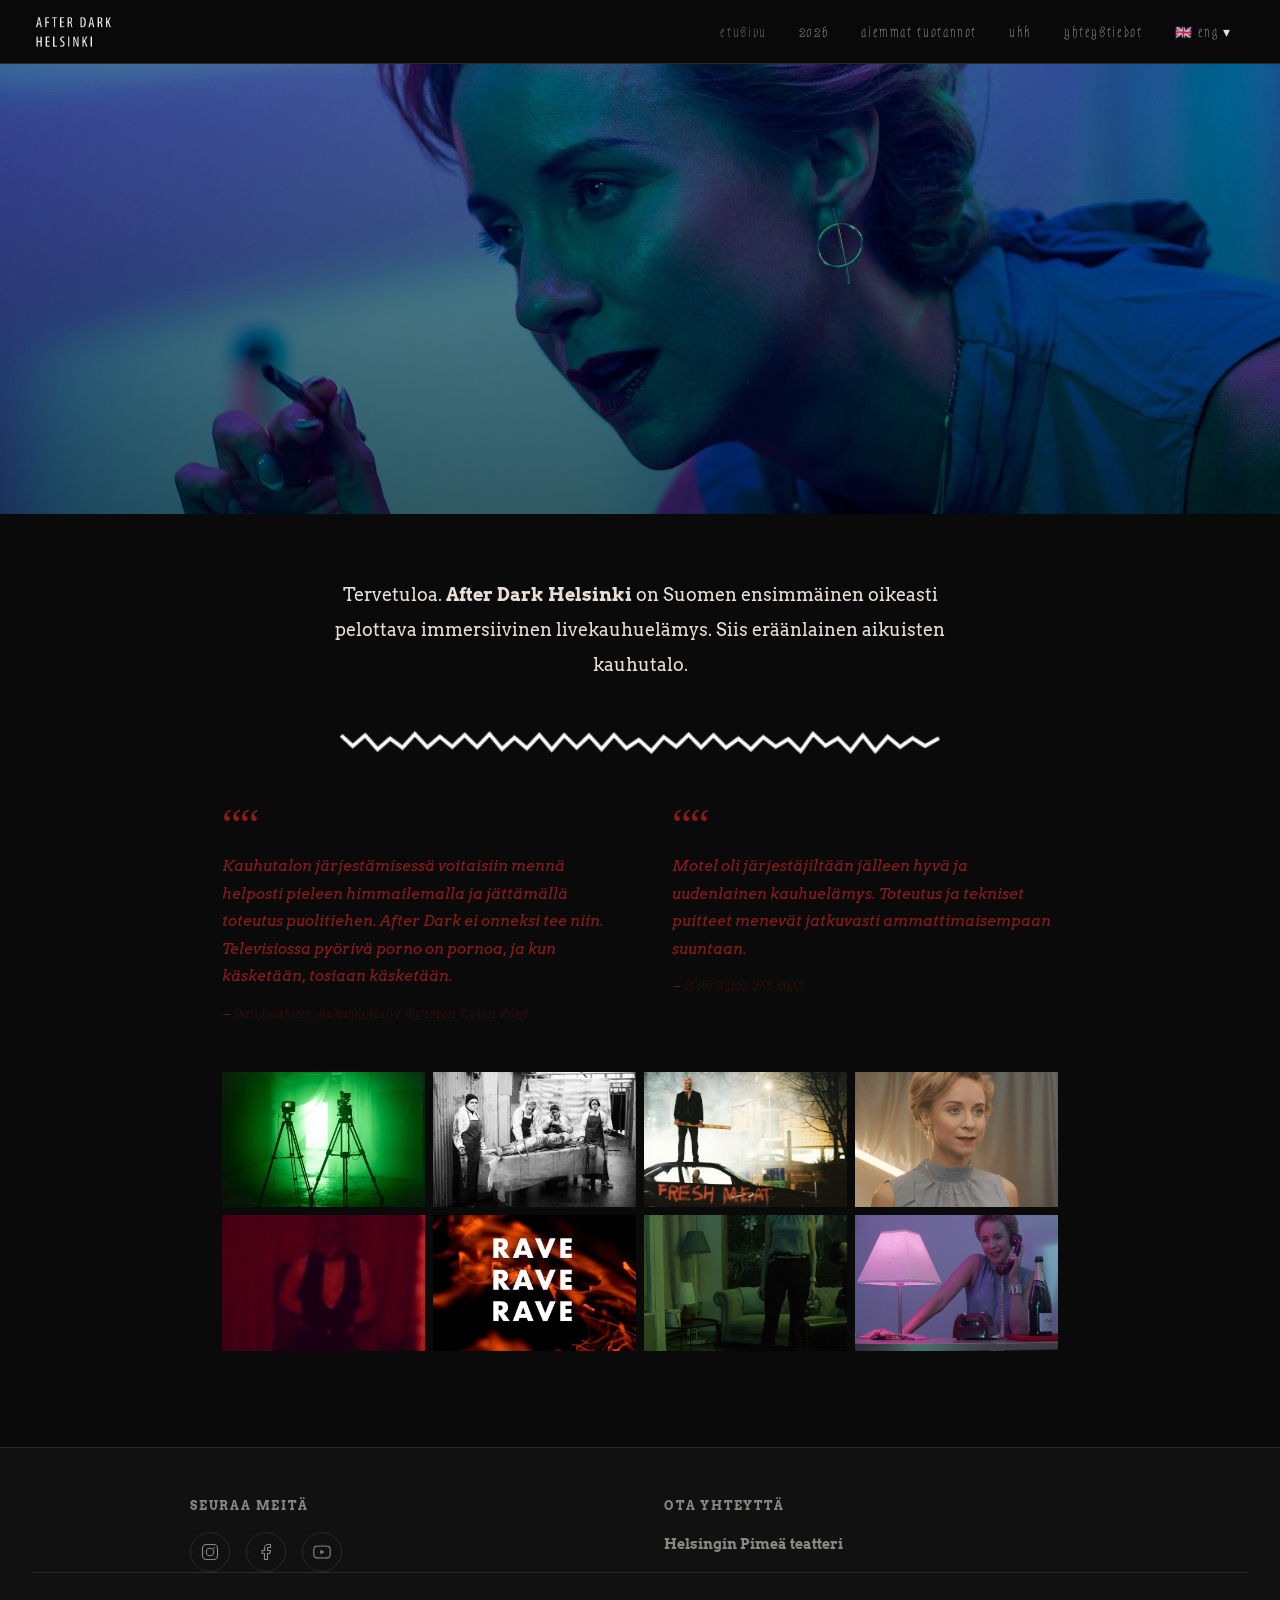
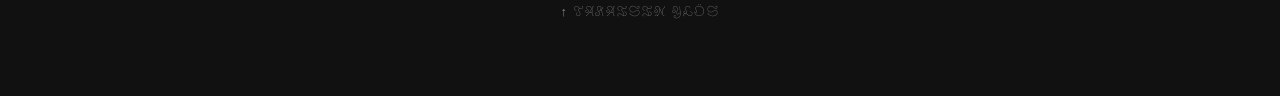
<file: index.html>
<!DOCTYPE html>
<html lang="fi">
<head>
  <meta charset="UTF-8">
  <meta name="viewport" content="width=device-width, initial-scale=1.0">
  <title>After Dark Helsinki</title>
  <meta name="description" content="After Dark Helsinki on Suomen ensimmäinen oikeasti pelottava immersiivinen livekauhuelämys. Siis eräänlainen aikuisten kauhutalo.">
  <link rel="icon" href="kuvat/favicon.ico">
  <link rel="stylesheet" href="style.css">
</head>
<body id="top">

<!-- HEADER -->
<header id="header">
  <div id="logo">
    <a href="index.html">
      <img src="kuvat/AFTERDARK_logo_valkoinen.png" alt="After Dark Helsinki">
    </a>
  </div>
  <nav>
    <ul id="mainNav">
      <li class="active"><a href="index.html">etusivu</a></li>
      <li><a href="2026.html">2026</a></li>
      <li><a href="aiemmat-tuotannot.html">aiemmat tuotannot</a></li>
      <li><a href="ukk.html">UKK</a></li>
      <li><a href="yhteystiedot.html">yhteystiedot</a></li>
      <li>
        <span class="folder-toggle">🇬🇧 ENG ▾</span>
        <ul class="subnav">
          <li><a href="info.html">info</a></li>
          <li><a href="aiemmat-tuotannot.html">history</a></li>
          <li><a href="faq.html">FAQ</a></li>
          <li><a href="contact-us.html">contact us</a></li>
        </ul>
      </li>
    </ul>
  </nav>
  <div id="hamburger" onclick="toggleMobileNav()" aria-label="Valikko">
    <span></span><span></span><span></span>
  </div>
</header>

<!-- MOBILE NAV -->
<nav id="mobileNav">
  <ul>
    <li><a href="index.html" onclick="toggleMobileNav()">etusivu</a></li>
    <li><a href="2026.html" onclick="toggleMobileNav()">2026</a></li>
    <li><a href="aiemmat-tuotannot.html" onclick="toggleMobileNav()">aiemmat tuotannot</a></li>
    <li><a href="ukk.html" onclick="toggleMobileNav()">UKK</a></li>
    <li><a href="yhteystiedot.html" onclick="toggleMobileNav()">yhteystiedot</a></li>
    <li class="lang-section"><a href="info.html" onclick="toggleMobileNav()">🇬🇧 info</a></li>
    <li><a href="faq.html" onclick="toggleMobileNav()">🇬🇧 FAQ</a></li>
    <li><a href="contact-us.html" onclick="toggleMobileNav()">🇬🇧 contact us</a></li>
  </ul>
</nav>

<!-- GALLERY BANNER (slideshow feel) -->
<div class="banner" style="margin-top:64px;">
  <img src="kuvat/etusivu_hero.jpg"
       alt="After Dark Helsinki"
       onerror="this.src='kuvat/etusivu_gallery_1.jpeg'">
</div>

<!-- MAIN CONTENT -->
<main>
  <div class="page-content">
    <p class="welcome-text">
      Tervetuloa. <strong>After Dark Helsinki</strong> on Suomen ensimmäinen oikeasti pelottava immersiivinen livekauhuelämys. Siis eräänlainen aikuisten kauhutalo.
    </p>

    <img src="kuvat/viiva_afterdark2.png" class="deco-line" alt="">

    <div class="reviews-grid">
      <div class="review-block">
        <p class="review-text">Kauhutalon järjestämisessä voitaisiin mennä helposti pieleen himmailemalla ja jättämällä toteutus puolitiehen. After Dark ei onneksi tee niin. Televisiossa pyörivä porno on pornoa, ja kun käsketään, tosiaan käsketään.</p>
        <p class="review-attr">— Neri Liukkonen, Kulttuurizikuuri / Extempore Culture Blogs</p>
      </div>
      <div class="review-block">
        <p class="review-text">Motel oli järjestäjiltään jälleen hyvä ja uudenlainen kauhuelämys. Toteutus ja tekniset puitteet menevät jatkuvasti ammattimaisempaan suuntaan.</p>
        <p class="review-attr">— Juho Typpö, HS Nyt.fi</p>
      </div>
    </div>

    <div class="gallery-grid">
      <a href="http://instagram.com/afterdarkhki" target="_blank" rel="noopener" aria-label="After Dark Helsinki Instagramissa">
        <img src="kuvat/etusivu_gallery_1.jpeg" alt="After Dark Helsinki">
      </a>
      <a href="http://instagram.com/afterdarkhki" target="_blank" rel="noopener" aria-label="After Dark Helsinki Instagramissa">
        <img src="kuvat/etusivu_gallery_2.jpeg" alt="After Dark Helsinki">
      </a>
      <a href="http://instagram.com/afterdarkhki" target="_blank" rel="noopener" aria-label="After Dark Helsinki Instagramissa">
        <img src="kuvat/etusivu_gallery_3.jpeg" alt="After Dark Helsinki">
      </a>
      <a href="http://instagram.com/afterdarkhki" target="_blank" rel="noopener" aria-label="After Dark Helsinki Instagramissa">
        <img src="kuvat/etusivu_gallery_4.jpeg" alt="After Dark Helsinki">
      </a>
      <a href="http://instagram.com/afterdarkhki" target="_blank" rel="noopener" aria-label="After Dark Helsinki Instagramissa">
        <img src="kuvat/etusivu_gallery_5.jpeg" alt="After Dark Helsinki">
      </a>
      <a href="http://instagram.com/afterdarkhki" target="_blank" rel="noopener" aria-label="After Dark Helsinki Instagramissa">
        <img src="kuvat/etusivu_gallery_6.jpeg" alt="After Dark Helsinki">
      </a>
      <a href="http://instagram.com/afterdarkhki" target="_blank" rel="noopener" aria-label="After Dark Helsinki Instagramissa">
        <img src="kuvat/etusivu_gallery_7.jpeg" alt="After Dark Helsinki">
      </a>
      <a href="http://instagram.com/afterdarkhki" target="_blank" rel="noopener" aria-label="After Dark Helsinki Instagramissa">
        <img src="kuvat/etusivu_gallery_8.jpeg" alt="After Dark Helsinki">
      </a>
    </div>
  </div>
</main>

<!-- FOOTER -->
<footer id="footer">
  <div class="footer-inner">
    <div>
      <h3>Seuraa meitä</h3>
      <div class="social-icons">
        <a href="http://instagram.com/afterdarkhki" target="_blank" rel="noopener" aria-label="Instagram">
          <svg width="18" height="18" viewBox="0 0 24 24" fill="none" stroke="currentColor" stroke-width="1.5"><rect x="2" y="2" width="20" height="20" rx="5"/><circle cx="12" cy="12" r="5"/><circle cx="17.5" cy="6.5" r="1" fill="currentColor" stroke="none"/></svg>
        </a>
        <a href="https://www.facebook.com/afterdarkhelsinki/" target="_blank" rel="noopener" aria-label="Facebook">
          <svg width="18" height="18" viewBox="0 0 24 24" fill="none" stroke="currentColor" stroke-width="1.5"><path d="M18 2h-3a5 5 0 00-5 5v3H7v4h3v8h4v-8h3l1-4h-4V7a1 1 0 011-1h3z"/></svg>
        </a>
        <a href="https://www.youtube.com/@afterdarkhelsinki9636" target="_blank" rel="noopener" aria-label="YouTube">
          <svg width="18" height="18" viewBox="0 0 24 24" fill="none" stroke="currentColor" stroke-width="1.5"><path d="M22.54 6.42a2.78 2.78 0 00-1.95-1.96C18.88 4 12 4 12 4s-6.88 0-8.59.46A2.78 2.78 0 001.46 6.42 29 29 0 001 12a29 29 0 00.46 5.58 2.78 2.78 0 001.95 1.96C5.12 20 12 20 12 20s6.88 0 8.59-.46a2.78 2.78 0 001.95-1.96A29 29 0 0023 12a29 29 0 00-.46-5.58z"/><polygon fill="currentColor" stroke="none" points="9.75,15.02 15.5,12 9.75,8.98"/></svg>
        </a>
      </div>
    </div>
    <div>
      <h3>Ota yhteyttä</h3>
      <p><strong>Helsingin Pimeä teatteri</strong></p>
    </div>
  </div>
  <div class="back-to-top"><a href="#top">↑ takaisin ylös</a></div>
</footer>

<script>
function toggleMobileNav() {
  document.getElementById('mobileNav').classList.toggle('open');
}
</script>
</body>
</html>
</file>
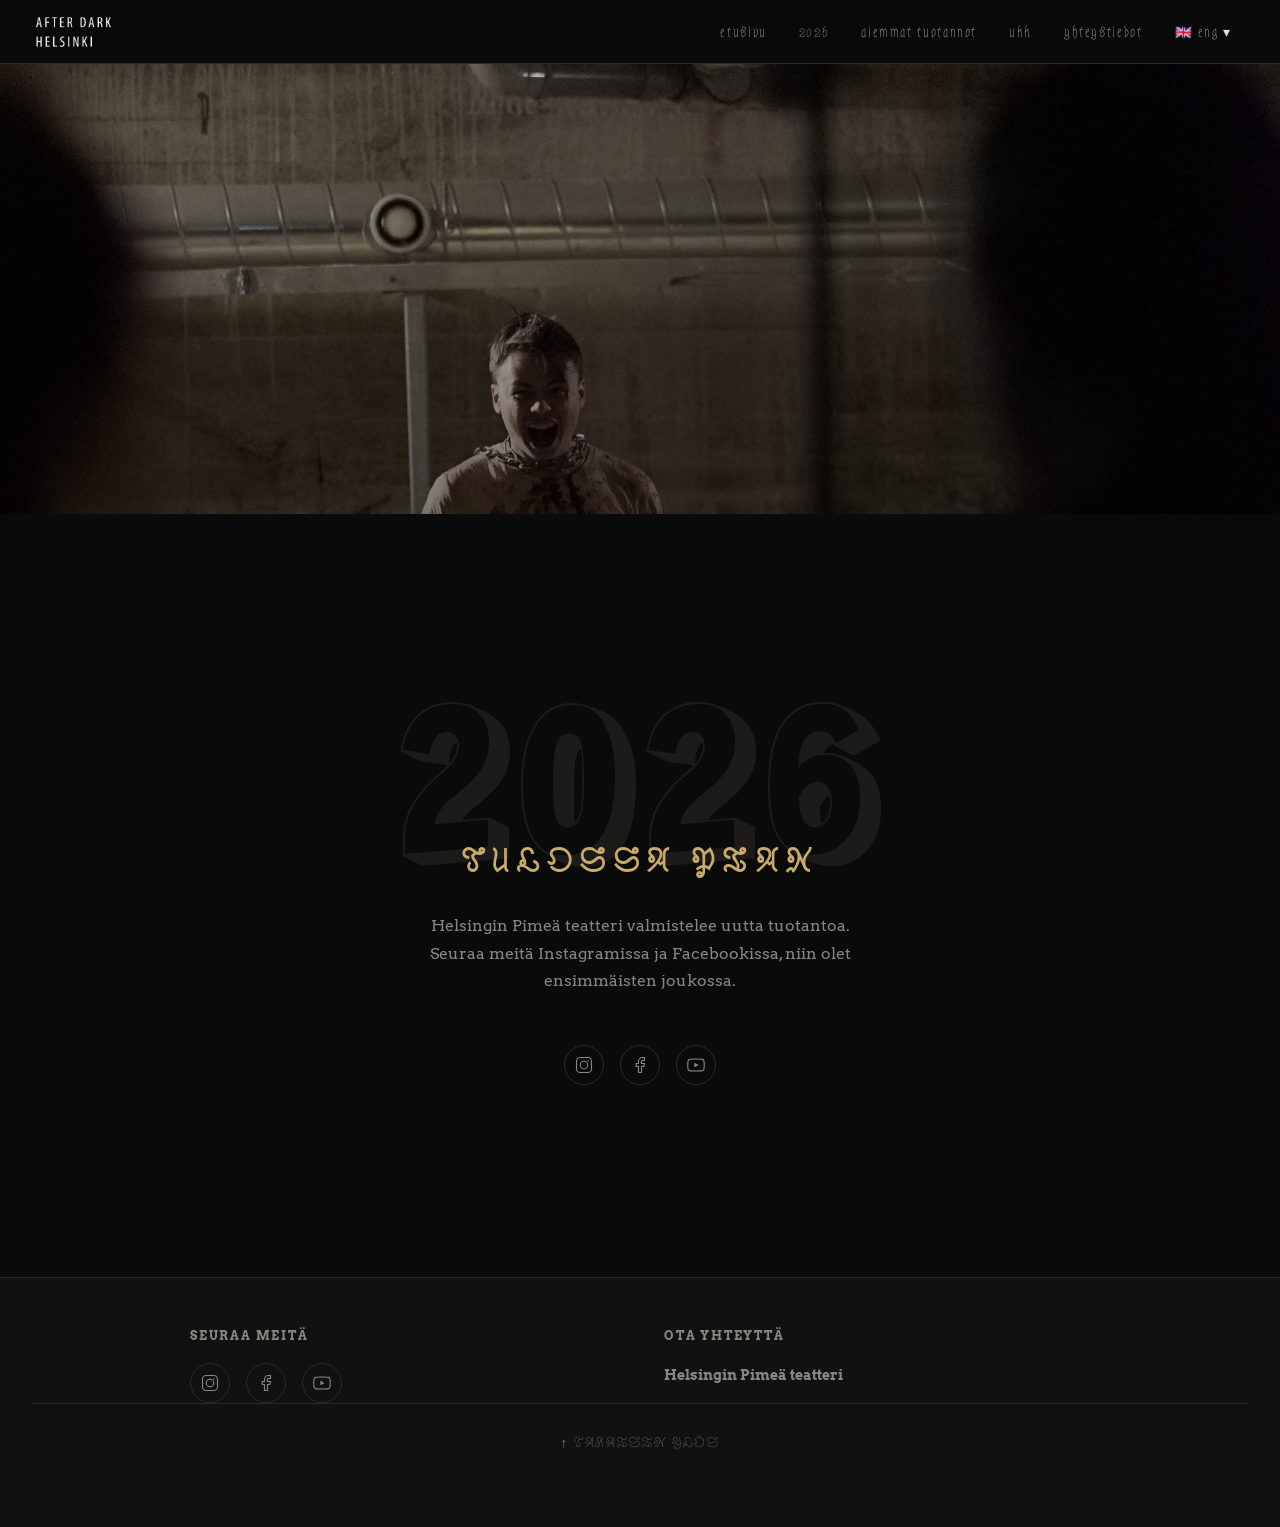
<file: 2026.html>
<!DOCTYPE html>
<html lang="fi">
<head>
  <meta charset="UTF-8">
  <meta name="viewport" content="width=device-width, initial-scale=1.0">
  <title>2026 — After Dark Helsinki</title>
  <meta name="description" content="After Dark Helsinki 2026 — tulossa pian.">
  <link rel="icon" href="kuvat/favicon.ico">
  <link rel="stylesheet" href="style.css">
</head>
<body id="top">

<!-- HEADER -->
<header id="header">
  <div id="logo">
    <a href="index.html">
      <img src="kuvat/AFTERDARK_logo_valkoinen.png" alt="After Dark Helsinki">
    </a>
  </div>
  <nav>
    <ul id="mainNav">
      <li><a href="index.html">etusivu</a></li>
      <li class="active"><a href="2026.html">2026</a></li>
      <li><a href="aiemmat-tuotannot.html">aiemmat tuotannot</a></li>
      <li><a href="ukk.html">UKK</a></li>
      <li><a href="yhteystiedot.html">yhteystiedot</a></li>
      <li>
        <span class="folder-toggle">🇬🇧 ENG ▾</span>
        <ul class="subnav">
          <li><a href="info.html">info</a></li>
          <li><a href="aiemmat-tuotannot.html">history</a></li>
          <li><a href="faq.html">FAQ</a></li>
          <li><a href="contact-us.html">contact us</a></li>
        </ul>
      </li>
    </ul>
  </nav>
  <div id="hamburger" onclick="toggleMobileNav()" aria-label="Valikko">
    <span></span><span></span><span></span>
  </div>
</header>

<!-- MOBILE NAV -->
<nav id="mobileNav">
  <ul>
    <li><a href="index.html" onclick="toggleMobileNav()">etusivu</a></li>
    <li><a href="2026.html" onclick="toggleMobileNav()">2026</a></li>
    <li><a href="aiemmat-tuotannot.html" onclick="toggleMobileNav()">aiemmat tuotannot</a></li>
    <li><a href="ukk.html" onclick="toggleMobileNav()">UKK</a></li>
    <li><a href="yhteystiedot.html" onclick="toggleMobileNav()">yhteystiedot</a></li>
    <li class="lang-section"><a href="info.html" onclick="toggleMobileNav()">🇬🇧 info</a></li>
    <li><a href="faq.html" onclick="toggleMobileNav()">🇬🇧 FAQ</a></li>
    <li><a href="contact-us.html" onclick="toggleMobileNav()">🇬🇧 contact us</a></li>
  </ul>
</nav>

<!-- HERO -->
<div class="banner" style="margin-top:64px;">
  <img src="kuvat/aiemmat_hero.jpg" alt="After Dark Helsinki 2026">
</div>

<!-- MAIN CONTENT -->
<main>
  <div class="page-content">
    <div class="coming-soon">
      <span class="big-year">2026</span>
      <h2>Tulossa pian</h2>
      <p>
        Helsingin Pimeä teatteri valmistelee uutta tuotantoa.<br>
        Seuraa meitä Instagramissa ja Facebookissa, niin olet ensimmäisten joukossa.
      </p>
      <br>
      <div class="social-icons" style="justify-content:center; margin-top:1.5rem;">
        <a href="http://instagram.com/afterdarkhki" target="_blank" rel="noopener" aria-label="Instagram">
          <svg width="18" height="18" viewBox="0 0 24 24" fill="none" stroke="currentColor" stroke-width="1.5"><rect x="2" y="2" width="20" height="20" rx="5"/><circle cx="12" cy="12" r="5"/><circle cx="17.5" cy="6.5" r="1" fill="currentColor" stroke="none"/></svg>
        </a>
        <a href="https://www.facebook.com/afterdarkhelsinki/" target="_blank" rel="noopener" aria-label="Facebook">
          <svg width="18" height="18" viewBox="0 0 24 24" fill="none" stroke="currentColor" stroke-width="1.5"><path d="M18 2h-3a5 5 0 00-5 5v3H7v4h3v8h4v-8h3l1-4h-4V7a1 1 0 011-1h3z"/></svg>
        </a>
        <a href="https://www.youtube.com/@afterdarkhelsinki9636" target="_blank" rel="noopener" aria-label="YouTube">
          <svg width="18" height="18" viewBox="0 0 24 24" fill="none" stroke="currentColor" stroke-width="1.5"><path d="M22.54 6.42a2.78 2.78 0 00-1.95-1.96C18.88 4 12 4 12 4s-6.88 0-8.59.46A2.78 2.78 0 001.46 6.42 29 29 0 001 12a29 29 0 00.46 5.58 2.78 2.78 0 001.95 1.96C5.12 20 12 20 12 20s6.88 0 8.59-.46a2.78 2.78 0 001.95-1.96A29 29 0 0023 12a29 29 0 00-.46-5.58z"/><polygon fill="currentColor" stroke="none" points="9.75,15.02 15.5,12 9.75,8.98"/></svg>
        </a>
      </div>
    </div>
  </div>
</main>

<!-- FOOTER -->
<footer id="footer">
  <div class="footer-inner">
    <div>
      <h3>Seuraa meitä</h3>
      <div class="social-icons">
        <a href="http://instagram.com/afterdarkhki" target="_blank" rel="noopener" aria-label="Instagram">
          <svg width="18" height="18" viewBox="0 0 24 24" fill="none" stroke="currentColor" stroke-width="1.5"><rect x="2" y="2" width="20" height="20" rx="5"/><circle cx="12" cy="12" r="5"/><circle cx="17.5" cy="6.5" r="1" fill="currentColor" stroke="none"/></svg>
        </a>
        <a href="https://www.facebook.com/afterdarkhelsinki/" target="_blank" rel="noopener" aria-label="Facebook">
          <svg width="18" height="18" viewBox="0 0 24 24" fill="none" stroke="currentColor" stroke-width="1.5"><path d="M18 2h-3a5 5 0 00-5 5v3H7v4h3v8h4v-8h3l1-4h-4V7a1 1 0 011-1h3z"/></svg>
        </a>
        <a href="https://www.youtube.com/@afterdarkhelsinki9636" target="_blank" rel="noopener" aria-label="YouTube">
          <svg width="18" height="18" viewBox="0 0 24 24" fill="none" stroke="currentColor" stroke-width="1.5"><path d="M22.54 6.42a2.78 2.78 0 00-1.95-1.96C18.88 4 12 4 12 4s-6.88 0-8.59.46A2.78 2.78 0 001.46 6.42 29 29 0 001 12a29 29 0 00.46 5.58 2.78 2.78 0 001.95 1.96C5.12 20 12 20 12 20s6.88 0 8.59-.46a2.78 2.78 0 001.95-1.96A29 29 0 0023 12a29 29 0 00-.46-5.58z"/><polygon fill="currentColor" stroke="none" points="9.75,15.02 15.5,12 9.75,8.98"/></svg>
        </a>
      </div>
    </div>
    <div>
      <h3>Ota yhteyttä</h3>
      <p><strong>Helsingin Pimeä teatteri</strong></p>
    </div>
  </div>
  <div class="back-to-top"><a href="#top">↑ takaisin ylös</a></div>
</footer>

<script>
function toggleMobileNav() {
  document.getElementById('mobileNav').classList.toggle('open');
}
</script>
</body>
</html>
</file>
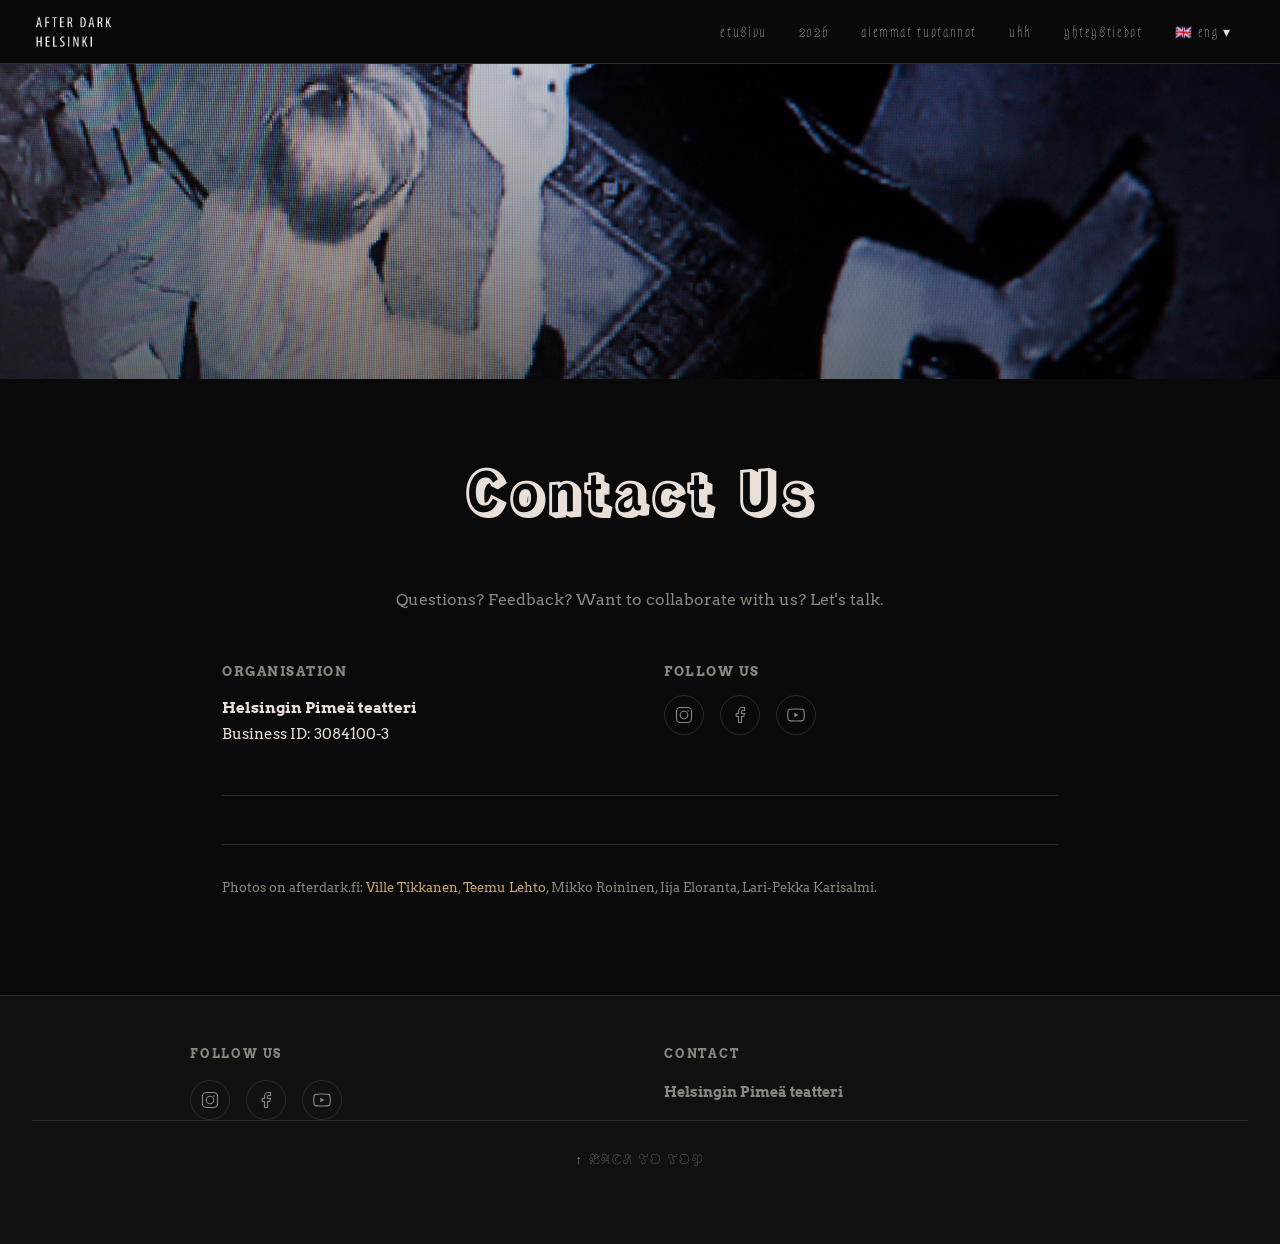
<file: contact-us.html>
<!DOCTYPE html>
<html lang="en">
<head>
  <meta charset="UTF-8">
  <meta name="viewport" content="width=device-width, initial-scale=1.0">
  <title>Contact Us — After Dark Helsinki</title>
  <meta name="description" content="Contact After Dark Helsinki — Helsingin Pimeä teatteri">
  <link rel="icon" href="kuvat/favicon.ico">
  <link rel="stylesheet" href="style.css">
</head>
<body id="top">

<header id="header">
  <div id="logo">
    <a href="index.html">
      <img src="kuvat/AFTERDARK_logo_valkoinen.png" alt="After Dark Helsinki">
    </a>
  </div>
  <nav>
    <ul id="mainNav">
      <li><a href="index.html">etusivu</a></li>
      <li><a href="2026.html">2026</a></li>
      <li><a href="aiemmat-tuotannot.html">aiemmat tuotannot</a></li>
      <li><a href="ukk.html">UKK</a></li>
      <li><a href="yhteystiedot.html">yhteystiedot</a></li>
      <li>
        <span class="folder-toggle">🇬🇧 ENG ▾</span>
        <ul class="subnav">
          <li><a href="info.html">info</a></li>
          <li><a href="aiemmat-tuotannot.html">history</a></li>
          <li><a href="faq.html">FAQ</a></li>
          <li class="active"><a href="contact-us.html">contact us</a></li>
        </ul>
      </li>
    </ul>
  </nav>
  <div id="hamburger" onclick="toggleMobileNav()" aria-label="Menu">
    <span></span><span></span><span></span>
  </div>
</header>

<nav id="mobileNav">
  <ul>
    <li><a href="index.html" onclick="toggleMobileNav()">etusivu</a></li>
    <li><a href="2026.html" onclick="toggleMobileNav()">2026</a></li>
    <li><a href="aiemmat-tuotannot.html" onclick="toggleMobileNav()">aiemmat tuotannot</a></li>
    <li><a href="ukk.html" onclick="toggleMobileNav()">UKK</a></li>
    <li><a href="yhteystiedot.html" onclick="toggleMobileNav()">yhteystiedot</a></li>
    <li class="lang-section"><a href="info.html" onclick="toggleMobileNav()">🇬🇧 info</a></li>
    <li><a href="faq.html" onclick="toggleMobileNav()">🇬🇧 FAQ</a></li>
    <li><a href="contact-us.html" onclick="toggleMobileNav()">🇬🇧 contact us</a></li>
  </ul>
</nav>

<div class="banner banner-short" style="margin-top:64px;">
  <img src="kuvat/yhteystiedot_banner.jpg" alt="Contact Us">
</div>

<main>
  <div class="page-content">
    <h1 class="page-title">Contact Us</h1>
    <p style="text-align:center;margin-bottom:3rem;color:var(--muted);">
      Questions? Feedback? Want to collaborate with us? Let's talk.
    </p>

    <div class="contact-grid">
      <div class="contact-block">
        <h3>Organisation</h3>
        <p><strong>Helsingin Pimeä teatteri</strong><br>
        Business ID: 3084100-3</p>
      </div>
      <div class="contact-block">
        <h3>Follow us</h3>
        <div class="social-icons" style="margin-top:0.25rem;">
          <a href="http://instagram.com/afterdarkhki" target="_blank" rel="noopener" aria-label="Instagram">
            <svg width="18" height="18" viewBox="0 0 24 24" fill="none" stroke="currentColor" stroke-width="1.5"><rect x="2" y="2" width="20" height="20" rx="5"/><circle cx="12" cy="12" r="5"/><circle cx="17.5" cy="6.5" r="1" fill="currentColor" stroke="none"/></svg>
          </a>
          <a href="https://www.facebook.com/afterdarkhelsinki/" target="_blank" rel="noopener" aria-label="Facebook">
            <svg width="18" height="18" viewBox="0 0 24 24" fill="none" stroke="currentColor" stroke-width="1.5"><path d="M18 2h-3a5 5 0 00-5 5v3H7v4h3v8h4v-8h3l1-4h-4V7a1 1 0 011-1h3z"/></svg>
          </a>
          <a href="https://www.youtube.com/@afterdarkhelsinki9636" target="_blank" rel="noopener" aria-label="YouTube">
            <svg width="18" height="18" viewBox="0 0 24 24" fill="none" stroke="currentColor" stroke-width="1.5"><path d="M22.54 6.42a2.78 2.78 0 00-1.95-1.96C18.88 4 12 4 12 4s-6.88 0-8.59.46A2.78 2.78 0 001.46 6.42 29 29 0 001 12a29 29 0 00.46 5.58 2.78 2.78 0 001.95 1.96C5.12 20 12 20 12 20s6.88 0 8.59-.46a2.78 2.78 0 001.95-1.96A29 29 0 0023 12a29 29 0 00-.46-5.58z"/><polygon fill="currentColor" stroke="none" points="9.75,15.02 15.5,12 9.75,8.98"/></svg>
          </a>
        </div>
      </div>
    </div>

    <hr>

    <p class="photo-credits">
      Photos on afterdark.fi:
      <a href="http://www.villetikkanen.fi/" target="_blank" rel="noopener">Ville Tikkanen</a>,
      <a href="http://teemulehto.com/" target="_blank" rel="noopener">Teemu Lehto</a>,
      Mikko Roininen, Iija Eloranta, Lari-Pekka Karisalmi.
    </p>
  </div>
</main>

<footer id="footer">
  <div class="footer-inner">
    <div>
      <h3>Follow us</h3>
      <div class="social-icons">
        <a href="http://instagram.com/afterdarkhki" target="_blank" rel="noopener" aria-label="Instagram">
          <svg width="18" height="18" viewBox="0 0 24 24" fill="none" stroke="currentColor" stroke-width="1.5"><rect x="2" y="2" width="20" height="20" rx="5"/><circle cx="12" cy="12" r="5"/><circle cx="17.5" cy="6.5" r="1" fill="currentColor" stroke="none"/></svg>
        </a>
        <a href="https://www.facebook.com/afterdarkhelsinki/" target="_blank" rel="noopener" aria-label="Facebook">
          <svg width="18" height="18" viewBox="0 0 24 24" fill="none" stroke="currentColor" stroke-width="1.5"><path d="M18 2h-3a5 5 0 00-5 5v3H7v4h3v8h4v-8h3l1-4h-4V7a1 1 0 011-1h3z"/></svg>
        </a>
        <a href="https://www.youtube.com/@afterdarkhelsinki9636" target="_blank" rel="noopener" aria-label="YouTube">
          <svg width="18" height="18" viewBox="0 0 24 24" fill="none" stroke="currentColor" stroke-width="1.5"><path d="M22.54 6.42a2.78 2.78 0 00-1.95-1.96C18.88 4 12 4 12 4s-6.88 0-8.59.46A2.78 2.78 0 001.46 6.42 29 29 0 001 12a29 29 0 00.46 5.58 2.78 2.78 0 001.95 1.96C5.12 20 12 20 12 20s6.88 0 8.59-.46a2.78 2.78 0 001.95-1.96A29 29 0 0023 12a29 29 0 00-.46-5.58z"/><polygon fill="currentColor" stroke="none" points="9.75,15.02 15.5,12 9.75,8.98"/></svg>
        </a>
      </div>
    </div>
    <div>
      <h3>Contact</h3>
      <p><strong>Helsingin Pimeä teatteri</strong></p>
    </div>
  </div>
  <div class="back-to-top"><a href="#top">↑ back to top</a></div>
</footer>

<script>
function toggleMobileNav() {
  document.getElementById('mobileNav').classList.toggle('open');
}
</script>
</body>
</html>
</file>
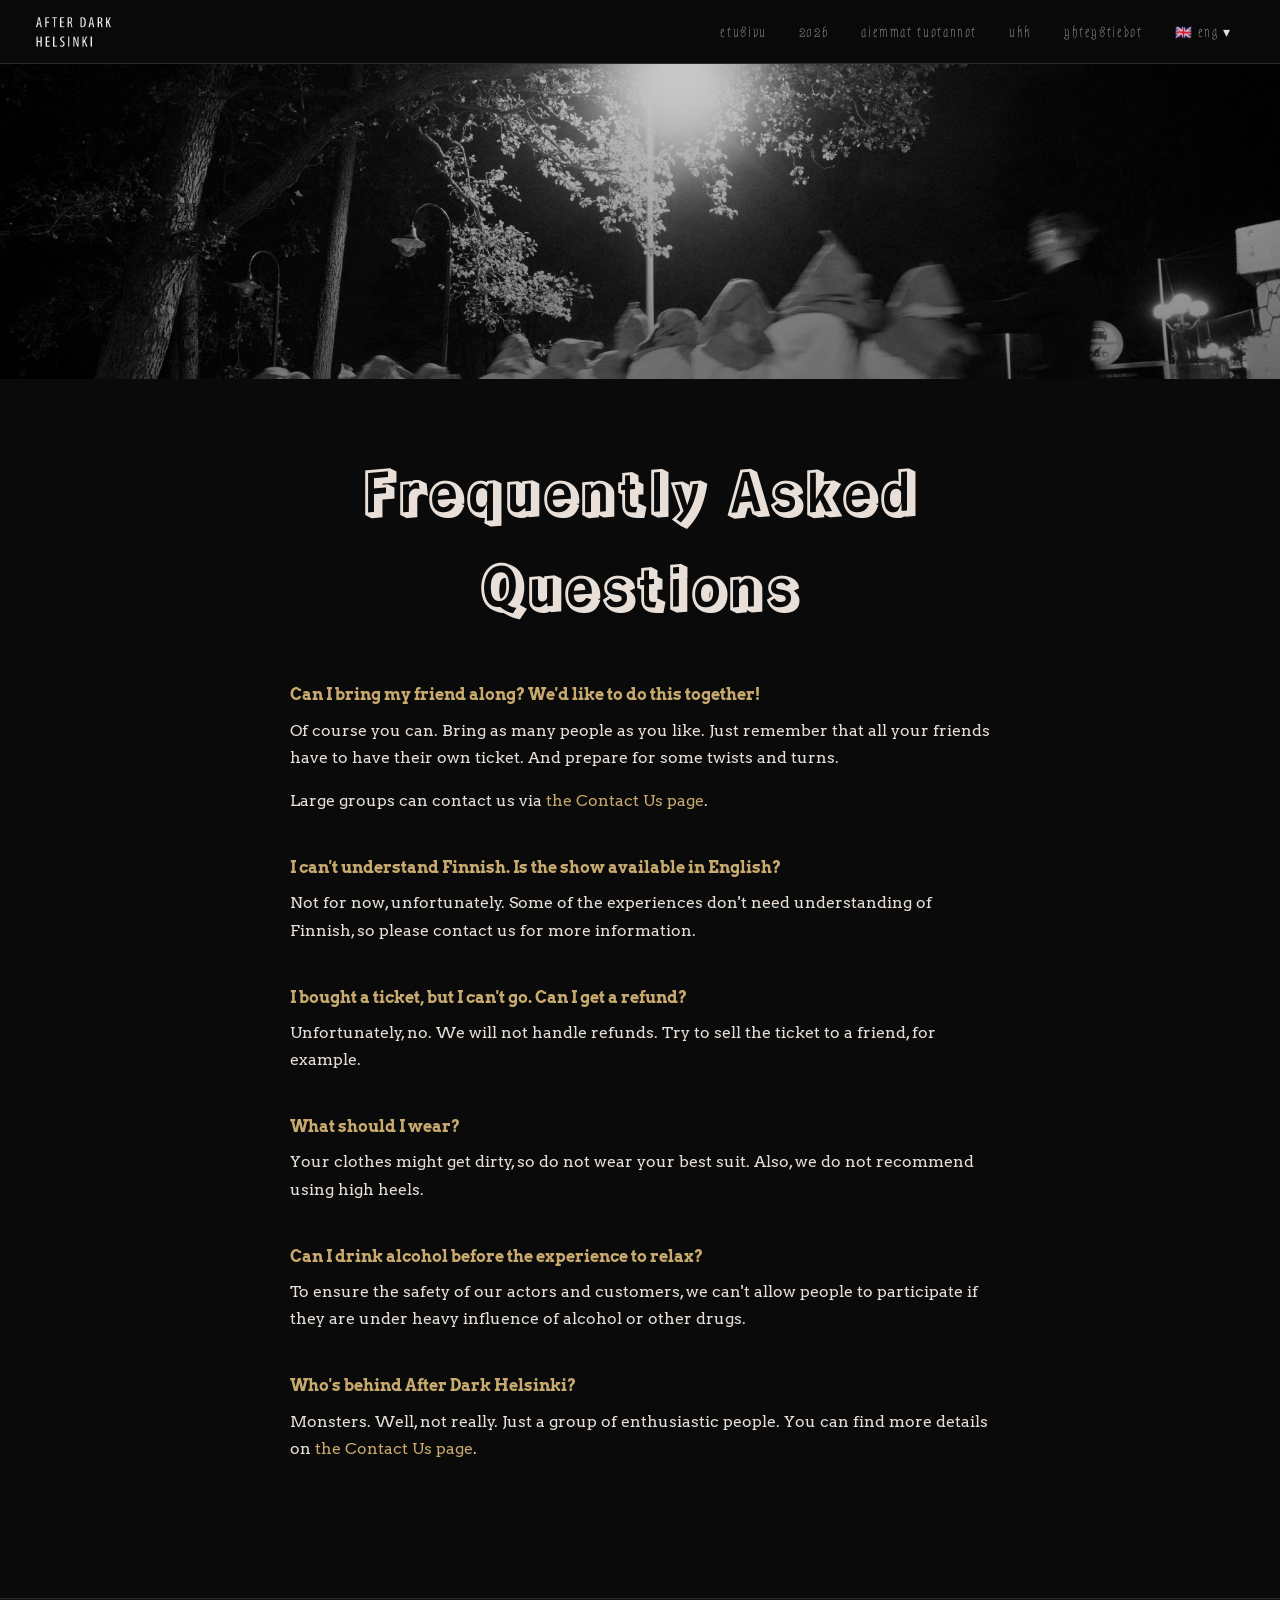
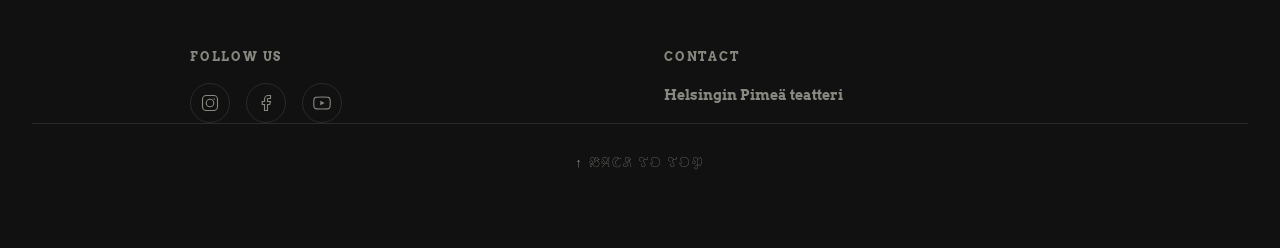
<file: faq.html>
<!DOCTYPE html>
<html lang="en">
<head>
  <meta charset="UTF-8">
  <meta name="viewport" content="width=device-width, initial-scale=1.0">
  <title>FAQ — After Dark Helsinki</title>
  <meta name="description" content="Frequently Asked Questions — After Dark Helsinki">
  <link rel="icon" href="kuvat/favicon.ico">
  <link rel="stylesheet" href="style.css">
</head>
<body id="top">

<header id="header">
  <div id="logo">
    <a href="index.html">
      <img src="kuvat/AFTERDARK_logo_valkoinen.png" alt="After Dark Helsinki">
    </a>
  </div>
  <nav>
    <ul id="mainNav">
      <li><a href="index.html">etusivu</a></li>
      <li><a href="2026.html">2026</a></li>
      <li><a href="aiemmat-tuotannot.html">aiemmat tuotannot</a></li>
      <li><a href="ukk.html">UKK</a></li>
      <li><a href="yhteystiedot.html">yhteystiedot</a></li>
      <li>
        <span class="folder-toggle">🇬🇧 ENG ▾</span>
        <ul class="subnav">
          <li><a href="info.html">info</a></li>
          <li><a href="aiemmat-tuotannot.html">history</a></li>
          <li class="active"><a href="faq.html">FAQ</a></li>
          <li><a href="contact-us.html">contact us</a></li>
        </ul>
      </li>
    </ul>
  </nav>
  <div id="hamburger" onclick="toggleMobileNav()" aria-label="Menu">
    <span></span><span></span><span></span>
  </div>
</header>

<nav id="mobileNav">
  <ul>
    <li><a href="index.html" onclick="toggleMobileNav()">etusivu</a></li>
    <li><a href="2026.html" onclick="toggleMobileNav()">2026</a></li>
    <li><a href="aiemmat-tuotannot.html" onclick="toggleMobileNav()">aiemmat tuotannot</a></li>
    <li><a href="ukk.html" onclick="toggleMobileNav()">UKK</a></li>
    <li><a href="yhteystiedot.html" onclick="toggleMobileNav()">yhteystiedot</a></li>
    <li class="lang-section"><a href="info.html" onclick="toggleMobileNav()">🇬🇧 info</a></li>
    <li><a href="faq.html" onclick="toggleMobileNav()">🇬🇧 FAQ</a></li>
    <li><a href="contact-us.html" onclick="toggleMobileNav()">🇬🇧 contact us</a></li>
  </ul>
</nav>

<div class="banner banner-short" style="margin-top:64px;">
  <img src="kuvat/faq_banner.jpg" alt="FAQ">
</div>

<main>
  <div class="page-content">
    <h1 class="page-title">Frequently Asked Questions</h1>

    <div class="faq-list">
      <div class="faq-item">
        <h3>Can I bring my friend along? We'd like to do this together!</h3>
        <p>Of course you can. Bring as many people as you like. Just remember that all your friends have to have their own ticket. And prepare for some twists and turns.</p>
        <p>Large groups can contact us via <a href="contact-us.html">the Contact Us page</a>.</p>
      </div>

      <div class="faq-item">
        <h3>I can't understand Finnish. Is the show available in English?</h3>
        <p>Not for now, unfortunately. Some of the experiences don't need understanding of Finnish, so please contact us for more information.</p>
      </div>

      <div class="faq-item">
        <h3>I bought a ticket, but I can't go. Can I get a refund?</h3>
        <p>Unfortunately, no. We will not handle refunds. Try to sell the ticket to a friend, for example.</p>
      </div>

      <div class="faq-item">
        <h3>What should I wear?</h3>
        <p>Your clothes might get dirty, so do not wear your best suit. Also, we do not recommend using high heels.</p>
      </div>

      <div class="faq-item">
        <h3>Can I drink alcohol before the experience to relax?</h3>
        <p>To ensure the safety of our actors and customers, we can't allow people to participate if they are under heavy influence of alcohol or other drugs.</p>
      </div>

      <div class="faq-item">
        <h3>Who's behind After Dark Helsinki?</h3>
        <p>Monsters. Well, not really. Just a group of enthusiastic people. You can find more details on <a href="contact-us.html">the Contact Us page</a>.</p>
      </div>
    </div>
  </div>
</main>

<footer id="footer">
  <div class="footer-inner">
    <div>
      <h3>Follow us</h3>
      <div class="social-icons">
        <a href="http://instagram.com/afterdarkhki" target="_blank" rel="noopener" aria-label="Instagram">
          <svg width="18" height="18" viewBox="0 0 24 24" fill="none" stroke="currentColor" stroke-width="1.5"><rect x="2" y="2" width="20" height="20" rx="5"/><circle cx="12" cy="12" r="5"/><circle cx="17.5" cy="6.5" r="1" fill="currentColor" stroke="none"/></svg>
        </a>
        <a href="https://www.facebook.com/afterdarkhelsinki/" target="_blank" rel="noopener" aria-label="Facebook">
          <svg width="18" height="18" viewBox="0 0 24 24" fill="none" stroke="currentColor" stroke-width="1.5"><path d="M18 2h-3a5 5 0 00-5 5v3H7v4h3v8h4v-8h3l1-4h-4V7a1 1 0 011-1h3z"/></svg>
        </a>
        <a href="https://www.youtube.com/@afterdarkhelsinki9636" target="_blank" rel="noopener" aria-label="YouTube">
          <svg width="18" height="18" viewBox="0 0 24 24" fill="none" stroke="currentColor" stroke-width="1.5"><path d="M22.54 6.42a2.78 2.78 0 00-1.95-1.96C18.88 4 12 4 12 4s-6.88 0-8.59.46A2.78 2.78 0 001.46 6.42 29 29 0 001 12a29 29 0 00.46 5.58 2.78 2.78 0 001.95 1.96C5.12 20 12 20 12 20s6.88 0 8.59-.46a2.78 2.78 0 001.95-1.96A29 29 0 0023 12a29 29 0 00-.46-5.58z"/><polygon fill="currentColor" stroke="none" points="9.75,15.02 15.5,12 9.75,8.98"/></svg>
        </a>
      </div>
    </div>
    <div>
      <h3>Contact</h3>
      <p><strong>Helsingin Pimeä teatteri</strong></p>
    </div>
  </div>
  <div class="back-to-top"><a href="#top">↑ back to top</a></div>
</footer>

<script>
function toggleMobileNav() {
  document.getElementById('mobileNav').classList.toggle('open');
}
</script>
</body>
</html>
</file>
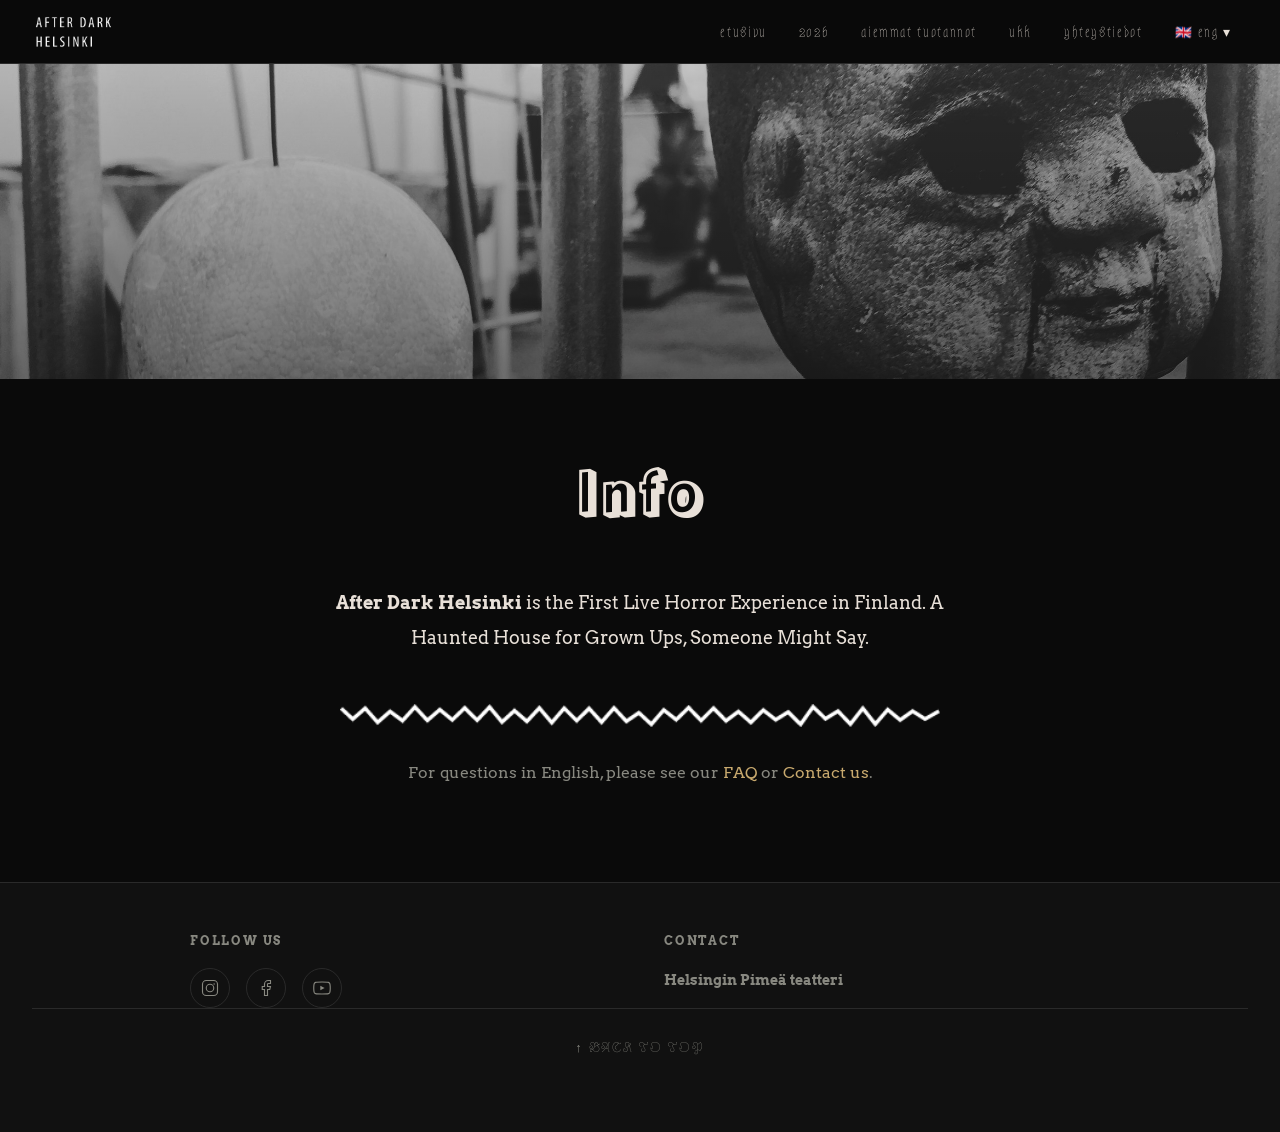
<file: info.html>
<!DOCTYPE html>
<html lang="en">
<head>
  <meta charset="UTF-8">
  <meta name="viewport" content="width=device-width, initial-scale=1.0">
  <title>Info — After Dark Helsinki</title>
  <meta name="description" content="After Dark Helsinki is the first live horror experience in Finland.">
  <link rel="icon" href="kuvat/favicon.ico">
  <link rel="stylesheet" href="style.css">
</head>
<body id="top">

<header id="header">
  <div id="logo">
    <a href="index.html">
      <img src="kuvat/AFTERDARK_logo_valkoinen.png" alt="After Dark Helsinki">
    </a>
  </div>
  <nav>
    <ul id="mainNav">
      <li><a href="index.html">etusivu</a></li>
      <li><a href="2026.html">2026</a></li>
      <li><a href="aiemmat-tuotannot.html">aiemmat tuotannot</a></li>
      <li><a href="ukk.html">UKK</a></li>
      <li><a href="yhteystiedot.html">yhteystiedot</a></li>
      <li>
        <span class="folder-toggle">🇬🇧 ENG ▾</span>
        <ul class="subnav">
          <li class="active"><a href="info.html">info</a></li>
          <li><a href="aiemmat-tuotannot.html">history</a></li>
          <li><a href="faq.html">FAQ</a></li>
          <li><a href="contact-us.html">contact us</a></li>
        </ul>
      </li>
    </ul>
  </nav>
  <div id="hamburger" onclick="toggleMobileNav()" aria-label="Menu">
    <span></span><span></span><span></span>
  </div>
</header>

<nav id="mobileNav">
  <ul>
    <li><a href="index.html" onclick="toggleMobileNav()">etusivu</a></li>
    <li><a href="2026.html" onclick="toggleMobileNav()">2026</a></li>
    <li><a href="aiemmat-tuotannot.html" onclick="toggleMobileNav()">aiemmat tuotannot</a></li>
    <li><a href="ukk.html" onclick="toggleMobileNav()">UKK</a></li>
    <li><a href="yhteystiedot.html" onclick="toggleMobileNav()">yhteystiedot</a></li>
    <li class="lang-section"><a href="info.html" onclick="toggleMobileNav()">🇬🇧 info</a></li>
    <li><a href="faq.html" onclick="toggleMobileNav()">🇬🇧 FAQ</a></li>
    <li><a href="contact-us.html" onclick="toggleMobileNav()">🇬🇧 contact us</a></li>
  </ul>
</nav>

<div class="banner banner-short" style="margin-top:64px;">
  <img src="kuvat/info_banner.jpg" alt="Info">
</div>

<main>
  <div class="page-content">
    <h1 class="page-title">Info</h1>
    <p class="welcome-text">
      <strong>After Dark Helsinki</strong> is the First Live Horror Experience in Finland. A Haunted House for Grown Ups, Someone Might Say.
    </p>
    <img src="kuvat/viiva_afterdark2.png" class="deco-line" alt="">
    <p style="text-align:center;color:var(--muted);">
      For questions in English, please see our <a href="faq.html">FAQ</a> or <a href="contact-us.html">Contact us</a>.
    </p>
  </div>
</main>

<footer id="footer">
  <div class="footer-inner">
    <div>
      <h3>Follow us</h3>
      <div class="social-icons">
        <a href="http://instagram.com/afterdarkhki" target="_blank" rel="noopener" aria-label="Instagram">
          <svg width="18" height="18" viewBox="0 0 24 24" fill="none" stroke="currentColor" stroke-width="1.5"><rect x="2" y="2" width="20" height="20" rx="5"/><circle cx="12" cy="12" r="5"/><circle cx="17.5" cy="6.5" r="1" fill="currentColor" stroke="none"/></svg>
        </a>
        <a href="https://www.facebook.com/afterdarkhelsinki/" target="_blank" rel="noopener" aria-label="Facebook">
          <svg width="18" height="18" viewBox="0 0 24 24" fill="none" stroke="currentColor" stroke-width="1.5"><path d="M18 2h-3a5 5 0 00-5 5v3H7v4h3v8h4v-8h3l1-4h-4V7a1 1 0 011-1h3z"/></svg>
        </a>
        <a href="https://www.youtube.com/@afterdarkhelsinki9636" target="_blank" rel="noopener" aria-label="YouTube">
          <svg width="18" height="18" viewBox="0 0 24 24" fill="none" stroke="currentColor" stroke-width="1.5"><path d="M22.54 6.42a2.78 2.78 0 00-1.95-1.96C18.88 4 12 4 12 4s-6.88 0-8.59.46A2.78 2.78 0 001.46 6.42 29 29 0 001 12a29 29 0 00.46 5.58 2.78 2.78 0 001.95 1.96C5.12 20 12 20 12 20s6.88 0 8.59-.46a2.78 2.78 0 001.95-1.96A29 29 0 0023 12a29 29 0 00-.46-5.58z"/><polygon fill="currentColor" stroke="none" points="9.75,15.02 15.5,12 9.75,8.98"/></svg>
        </a>
      </div>
    </div>
    <div>
      <h3>Contact</h3>
      <p><strong>Helsingin Pimeä teatteri</strong></p>
    </div>
  </div>
  <div class="back-to-top"><a href="#top">↑ back to top</a></div>
</footer>

<script>
function toggleMobileNav() {
  document.getElementById('mobileNav').classList.toggle('open');
}
</script>
</body>
</html>
</file>
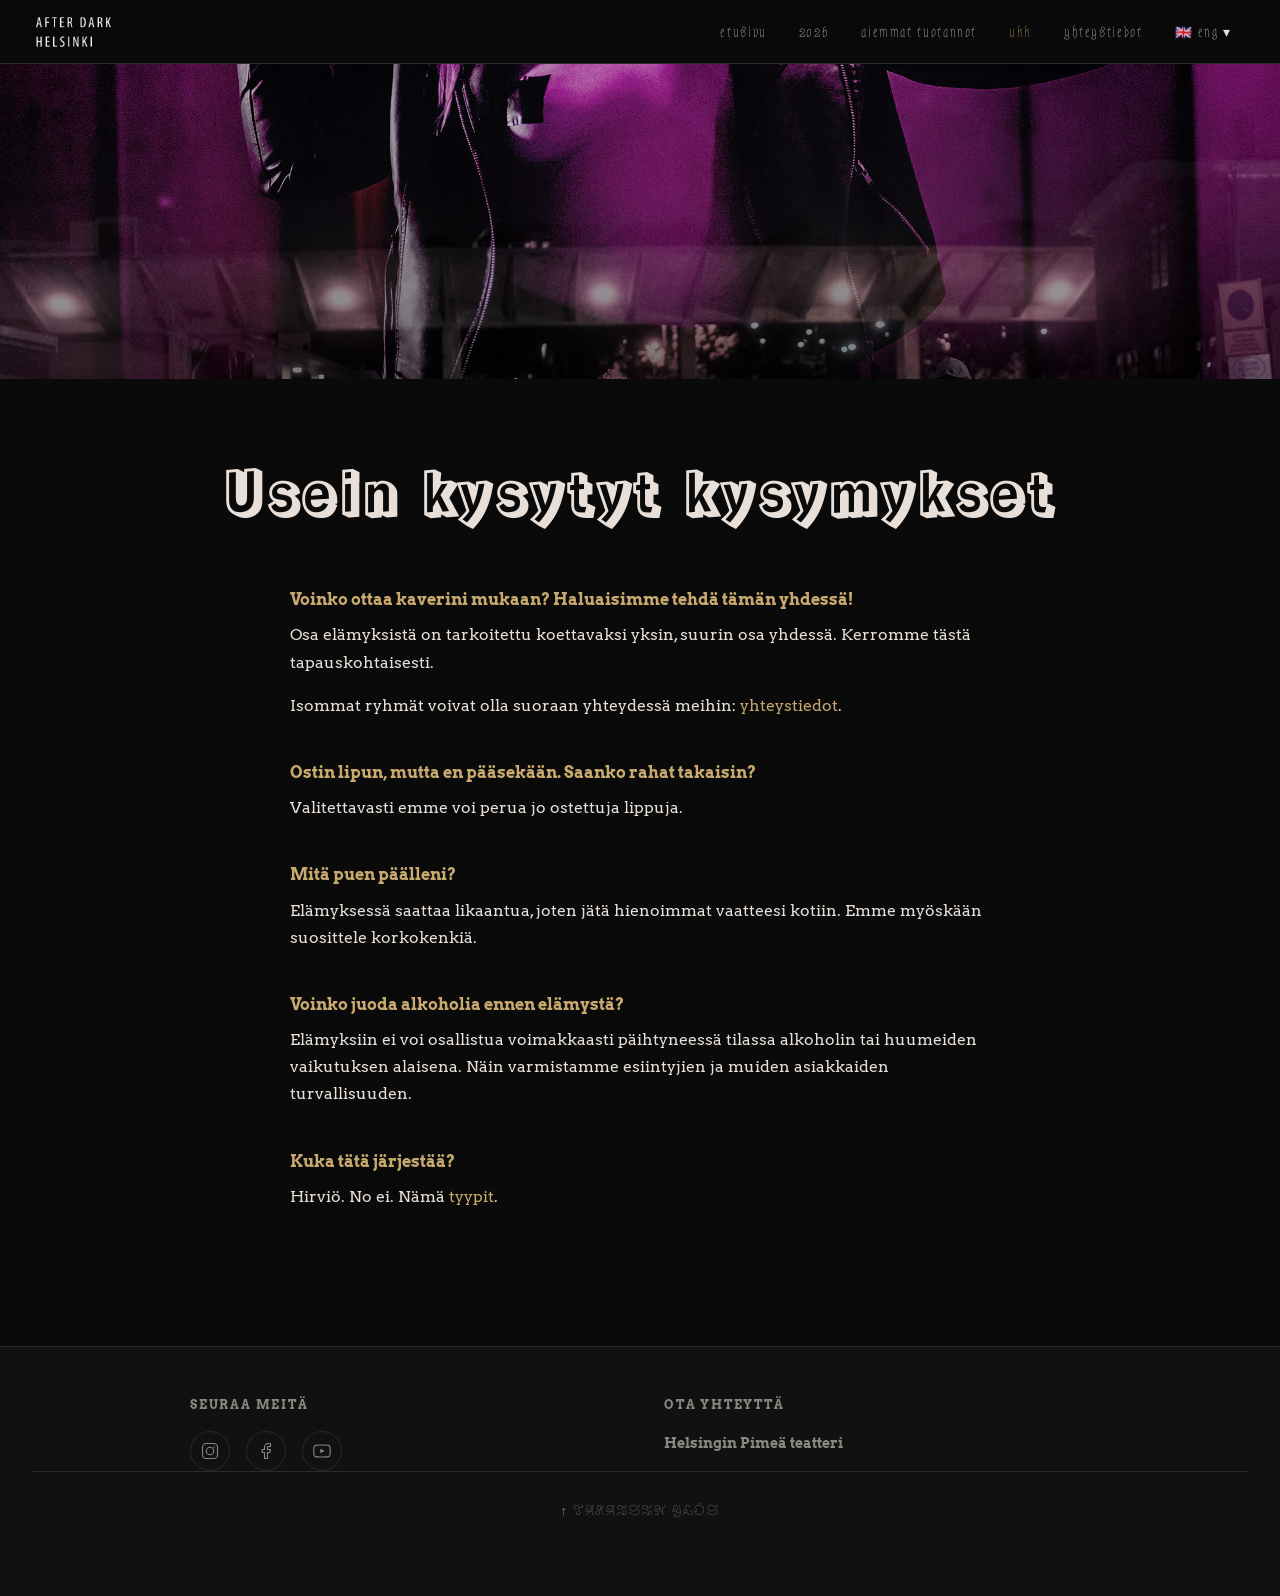
<file: ukk.html>
<!DOCTYPE html>
<html lang="fi">
<head>
  <meta charset="UTF-8">
  <meta name="viewport" content="width=device-width, initial-scale=1.0">
  <title>UKK — After Dark Helsinki</title>
  <meta name="description" content="Usein kysytyt kysymykset — After Dark Helsinki">
  <link rel="icon" href="kuvat/favicon.ico">
  <link rel="stylesheet" href="style.css">
</head>
<body id="top">

<!-- HEADER -->
<header id="header">
  <div id="logo">
    <a href="index.html">
      <img src="kuvat/AFTERDARK_logo_valkoinen.png" alt="After Dark Helsinki">
    </a>
  </div>
  <nav>
    <ul id="mainNav">
      <li><a href="index.html">etusivu</a></li>
      <li><a href="2026.html">2026</a></li>
      <li><a href="aiemmat-tuotannot.html">aiemmat tuotannot</a></li>
      <li class="active"><a href="ukk.html">UKK</a></li>
      <li><a href="yhteystiedot.html">yhteystiedot</a></li>
      <li>
        <span class="folder-toggle">🇬🇧 ENG ▾</span>
        <ul class="subnav">
          <li><a href="info.html">info</a></li>
          <li><a href="aiemmat-tuotannot.html">history</a></li>
          <li><a href="faq.html">FAQ</a></li>
          <li><a href="contact-us.html">contact us</a></li>
        </ul>
      </li>
    </ul>
  </nav>
  <div id="hamburger" onclick="toggleMobileNav()" aria-label="Valikko">
    <span></span><span></span><span></span>
  </div>
</header>

<nav id="mobileNav">
  <ul>
    <li><a href="index.html" onclick="toggleMobileNav()">etusivu</a></li>
    <li><a href="2026.html" onclick="toggleMobileNav()">2026</a></li>
    <li><a href="aiemmat-tuotannot.html" onclick="toggleMobileNav()">aiemmat tuotannot</a></li>
    <li><a href="ukk.html" onclick="toggleMobileNav()">UKK</a></li>
    <li><a href="yhteystiedot.html" onclick="toggleMobileNav()">yhteystiedot</a></li>
    <li class="lang-section"><a href="info.html" onclick="toggleMobileNav()">🇬🇧 info</a></li>
    <li><a href="faq.html" onclick="toggleMobileNav()">🇬🇧 FAQ</a></li>
    <li><a href="contact-us.html" onclick="toggleMobileNav()">🇬🇧 contact us</a></li>
  </ul>
</nav>

<div class="banner banner-short" style="margin-top:64px;">
  <img src="kuvat/ukk_banner.jpg" alt="UKK">
</div>

<main>
  <div class="page-content">
    <h1 class="page-title">Usein kysytyt kysymykset</h1>

    <div class="faq-list">
      <div class="faq-item">
        <h3>Voinko ottaa kaverini mukaan? Haluaisimme tehdä tämän yhdessä!</h3>
        <p>Osa elämyksistä on tarkoitettu koettavaksi yksin, suurin osa yhdessä. Kerromme tästä tapauskohtaisesti.</p>
        <p>Isommat ryhmät voivat olla suoraan yhteydessä meihin: <a href="yhteystiedot.html">yhteystiedot</a>.</p>
      </div>

      <div class="faq-item">
        <h3>Ostin lipun, mutta en pääsekään. Saanko rahat takaisin?</h3>
        <p>Valitettavasti emme voi perua jo ostettuja lippuja.</p>
      </div>

      <div class="faq-item">
        <h3>Mitä puen päälleni?</h3>
        <p>Elämyksessä saattaa likaantua, joten jätä hienoimmat vaatteesi kotiin. Emme myöskään suosittele korkokenkiä.</p>
      </div>

      <div class="faq-item">
        <h3>Voinko juoda alkoholia ennen elämystä?</h3>
        <p>Elämyksiin ei voi osallistua voimakkaasti päihtyneessä tilassa alkoholin tai huumeiden vaikutuksen alaisena. Näin varmistamme esiintyjien ja muiden asiakkaiden turvallisuuden.</p>
      </div>

      <div class="faq-item">
        <h3>Kuka tätä järjestää?</h3>
        <p>Hirviö. No ei. Nämä <a href="yhteystiedot.html">tyypit</a>.</p>
      </div>
    </div>
  </div>
</main>

<footer id="footer">
  <div class="footer-inner">
    <div>
      <h3>Seuraa meitä</h3>
      <div class="social-icons">
        <a href="http://instagram.com/afterdarkhki" target="_blank" rel="noopener" aria-label="Instagram">
          <svg width="18" height="18" viewBox="0 0 24 24" fill="none" stroke="currentColor" stroke-width="1.5"><rect x="2" y="2" width="20" height="20" rx="5"/><circle cx="12" cy="12" r="5"/><circle cx="17.5" cy="6.5" r="1" fill="currentColor" stroke="none"/></svg>
        </a>
        <a href="https://www.facebook.com/afterdarkhelsinki/" target="_blank" rel="noopener" aria-label="Facebook">
          <svg width="18" height="18" viewBox="0 0 24 24" fill="none" stroke="currentColor" stroke-width="1.5"><path d="M18 2h-3a5 5 0 00-5 5v3H7v4h3v8h4v-8h3l1-4h-4V7a1 1 0 011-1h3z"/></svg>
        </a>
        <a href="https://www.youtube.com/@afterdarkhelsinki9636" target="_blank" rel="noopener" aria-label="YouTube">
          <svg width="18" height="18" viewBox="0 0 24 24" fill="none" stroke="currentColor" stroke-width="1.5"><path d="M22.54 6.42a2.78 2.78 0 00-1.95-1.96C18.88 4 12 4 12 4s-6.88 0-8.59.46A2.78 2.78 0 001.46 6.42 29 29 0 001 12a29 29 0 00.46 5.58 2.78 2.78 0 001.95 1.96C5.12 20 12 20 12 20s6.88 0 8.59-.46a2.78 2.78 0 001.95-1.96A29 29 0 0023 12a29 29 0 00-.46-5.58z"/><polygon fill="currentColor" stroke="none" points="9.75,15.02 15.5,12 9.75,8.98"/></svg>
        </a>
      </div>
    </div>
    <div>
      <h3>Ota yhteyttä</h3>
      <p><strong>Helsingin Pimeä teatteri</strong></p>
    </div>
  </div>
  <div class="back-to-top"><a href="#top">↑ takaisin ylös</a></div>
</footer>

<script>
function toggleMobileNav() {
  document.getElementById('mobileNav').classList.toggle('open');
}
</script>
</body>
</html>
</file>
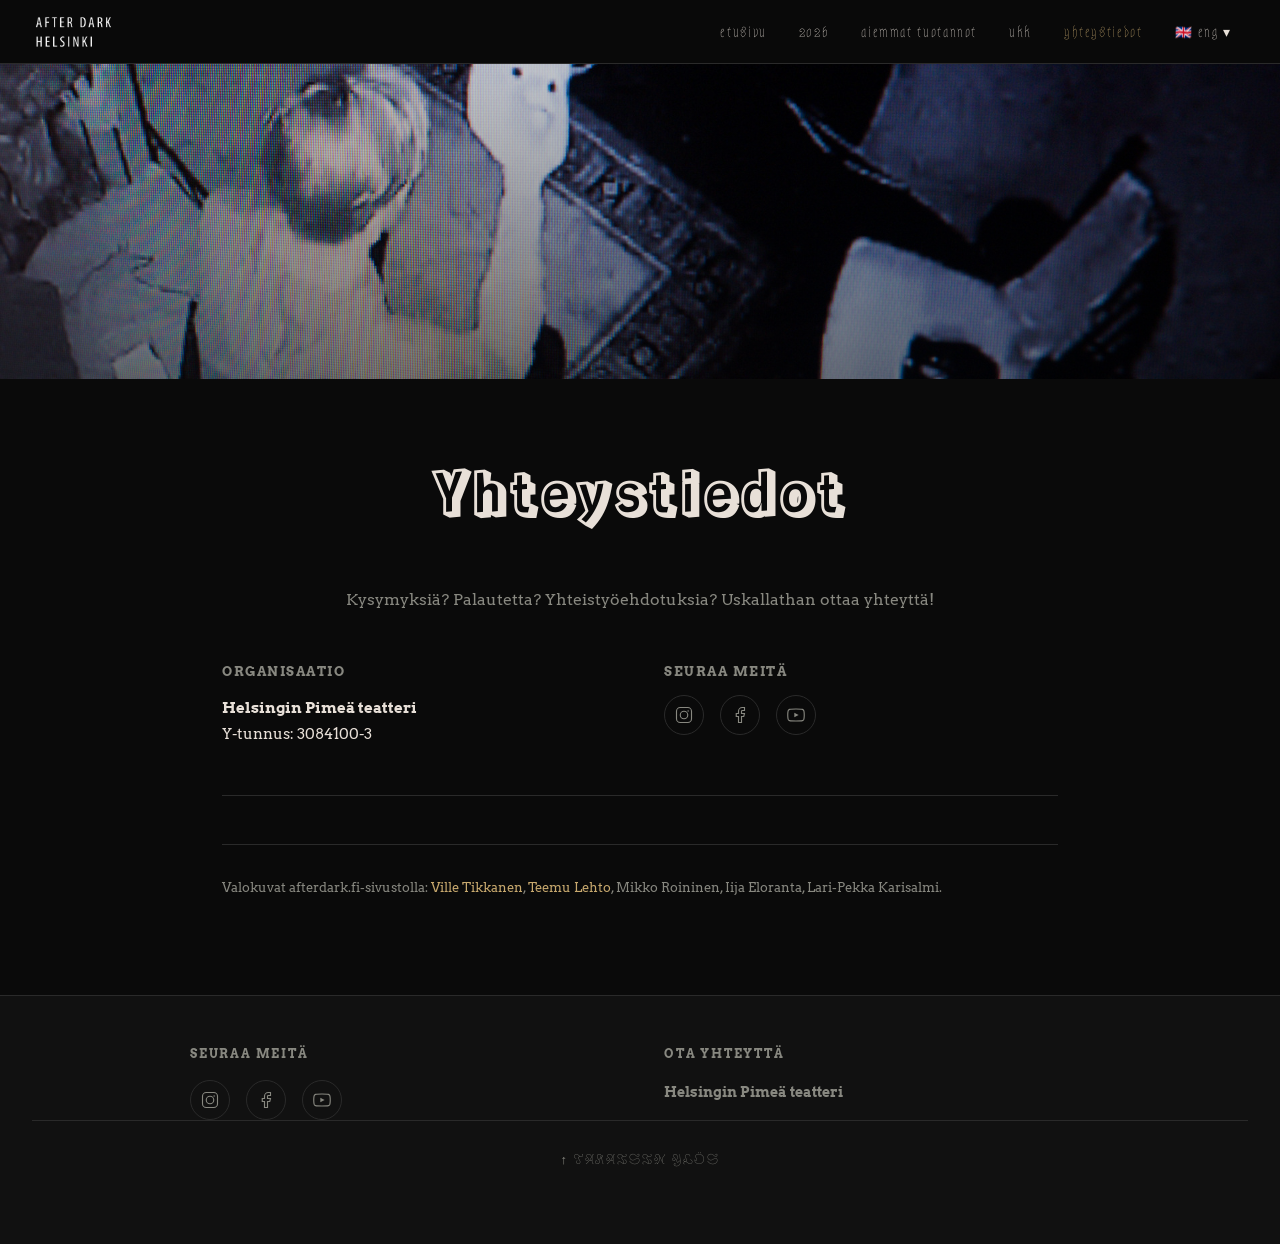
<file: yhteystiedot.html>
<!DOCTYPE html>
<html lang="fi">
<head>
  <meta charset="UTF-8">
  <meta name="viewport" content="width=device-width, initial-scale=1.0">
  <title>Yhteystiedot — After Dark Helsinki</title>
  <meta name="description" content="Helsingin Pimeä teatteri — yhteystiedot">
  <link rel="icon" href="kuvat/favicon.ico">
  <link rel="stylesheet" href="style.css">
</head>
<body id="top">

<!-- HEADER -->
<header id="header">
  <div id="logo">
    <a href="index.html">
      <img src="kuvat/AFTERDARK_logo_valkoinen.png" alt="After Dark Helsinki">
    </a>
  </div>
  <nav>
    <ul id="mainNav">
      <li><a href="index.html">etusivu</a></li>
      <li><a href="2026.html">2026</a></li>
      <li><a href="aiemmat-tuotannot.html">aiemmat tuotannot</a></li>
      <li><a href="ukk.html">UKK</a></li>
      <li class="active"><a href="yhteystiedot.html">yhteystiedot</a></li>
      <li>
        <span class="folder-toggle">🇬🇧 ENG ▾</span>
        <ul class="subnav">
          <li><a href="info.html">info</a></li>
          <li><a href="aiemmat-tuotannot.html">history</a></li>
          <li><a href="faq.html">FAQ</a></li>
          <li><a href="contact-us.html">contact us</a></li>
        </ul>
      </li>
    </ul>
  </nav>
  <div id="hamburger" onclick="toggleMobileNav()" aria-label="Valikko">
    <span></span><span></span><span></span>
  </div>
</header>

<nav id="mobileNav">
  <ul>
    <li><a href="index.html" onclick="toggleMobileNav()">etusivu</a></li>
    <li><a href="2026.html" onclick="toggleMobileNav()">2026</a></li>
    <li><a href="aiemmat-tuotannot.html" onclick="toggleMobileNav()">aiemmat tuotannot</a></li>
    <li><a href="ukk.html" onclick="toggleMobileNav()">UKK</a></li>
    <li><a href="yhteystiedot.html" onclick="toggleMobileNav()">yhteystiedot</a></li>
    <li class="lang-section"><a href="info.html" onclick="toggleMobileNav()">🇬🇧 info</a></li>
    <li><a href="faq.html" onclick="toggleMobileNav()">🇬🇧 FAQ</a></li>
    <li><a href="contact-us.html" onclick="toggleMobileNav()">🇬🇧 contact us</a></li>
  </ul>
</nav>

<div class="banner banner-short" style="margin-top:64px;">
  <img src="kuvat/yhteystiedot_banner.jpg" alt="Yhteystiedot">
</div>

<main>
  <div class="page-content">
    <h1 class="page-title">Yhteystiedot</h1>
    <p style="text-align:center;margin-bottom:3rem;color:var(--muted);">
      Kysymyksiä? Palautetta? Yhteistyöehdotuksia? Uskallathan ottaa yhteyttä!
    </p>

    <div class="contact-grid">
      <div class="contact-block">
        <h3>Organisaatio</h3>
        <p><strong>Helsingin Pimeä teatteri</strong><br>
        Y-tunnus: 3084100-3</p>
      </div>
      <div class="contact-block">
        <h3>Seuraa meitä</h3>
        <div class="social-icons" style="margin-top:0.25rem;">
          <a href="http://instagram.com/afterdarkhki" target="_blank" rel="noopener" aria-label="Instagram">
            <svg width="18" height="18" viewBox="0 0 24 24" fill="none" stroke="currentColor" stroke-width="1.5"><rect x="2" y="2" width="20" height="20" rx="5"/><circle cx="12" cy="12" r="5"/><circle cx="17.5" cy="6.5" r="1" fill="currentColor" stroke="none"/></svg>
          </a>
          <a href="https://www.facebook.com/afterdarkhelsinki/" target="_blank" rel="noopener" aria-label="Facebook">
            <svg width="18" height="18" viewBox="0 0 24 24" fill="none" stroke="currentColor" stroke-width="1.5"><path d="M18 2h-3a5 5 0 00-5 5v3H7v4h3v8h4v-8h3l1-4h-4V7a1 1 0 011-1h3z"/></svg>
          </a>
          <a href="https://www.youtube.com/@afterdarkhelsinki9636" target="_blank" rel="noopener" aria-label="YouTube">
            <svg width="18" height="18" viewBox="0 0 24 24" fill="none" stroke="currentColor" stroke-width="1.5"><path d="M22.54 6.42a2.78 2.78 0 00-1.95-1.96C18.88 4 12 4 12 4s-6.88 0-8.59.46A2.78 2.78 0 001.46 6.42 29 29 0 001 12a29 29 0 00.46 5.58 2.78 2.78 0 001.95 1.96C5.12 20 12 20 12 20s6.88 0 8.59-.46a2.78 2.78 0 001.95-1.96A29 29 0 0023 12a29 29 0 00-.46-5.58z"/><polygon fill="currentColor" stroke="none" points="9.75,15.02 15.5,12 9.75,8.98"/></svg>
          </a>
        </div>
      </div>
    </div>

    <hr>

    <p class="photo-credits">
      Valokuvat afterdark.fi-sivustolla:
      <a href="http://www.villetikkanen.fi/" target="_blank" rel="noopener">Ville Tikkanen</a>,
      <a href="http://teemulehto.com/" target="_blank" rel="noopener">Teemu Lehto</a>,
      Mikko Roininen, Iija Eloranta, Lari-Pekka Karisalmi.
    </p>
  </div>
</main>

<footer id="footer">
  <div class="footer-inner">
    <div>
      <h3>Seuraa meitä</h3>
      <div class="social-icons">
        <a href="http://instagram.com/afterdarkhki" target="_blank" rel="noopener" aria-label="Instagram">
          <svg width="18" height="18" viewBox="0 0 24 24" fill="none" stroke="currentColor" stroke-width="1.5"><rect x="2" y="2" width="20" height="20" rx="5"/><circle cx="12" cy="12" r="5"/><circle cx="17.5" cy="6.5" r="1" fill="currentColor" stroke="none"/></svg>
        </a>
        <a href="https://www.facebook.com/afterdarkhelsinki/" target="_blank" rel="noopener" aria-label="Facebook">
          <svg width="18" height="18" viewBox="0 0 24 24" fill="none" stroke="currentColor" stroke-width="1.5"><path d="M18 2h-3a5 5 0 00-5 5v3H7v4h3v8h4v-8h3l1-4h-4V7a1 1 0 011-1h3z"/></svg>
        </a>
        <a href="https://www.youtube.com/@afterdarkhelsinki9636" target="_blank" rel="noopener" aria-label="YouTube">
          <svg width="18" height="18" viewBox="0 0 24 24" fill="none" stroke="currentColor" stroke-width="1.5"><path d="M22.54 6.42a2.78 2.78 0 00-1.95-1.96C18.88 4 12 4 12 4s-6.88 0-8.59.46A2.78 2.78 0 001.46 6.42 29 29 0 001 12a29 29 0 00.46 5.58 2.78 2.78 0 001.95 1.96C5.12 20 12 20 12 20s6.88 0 8.59-.46a2.78 2.78 0 001.95-1.96A29 29 0 0023 12a29 29 0 00-.46-5.58z"/><polygon fill="currentColor" stroke="none" points="9.75,15.02 15.5,12 9.75,8.98"/></svg>
        </a>
      </div>
    </div>
    <div>
      <h3>Ota yhteyttä</h3>
      <p><strong>Helsingin Pimeä teatteri</strong></p>
    </div>
  </div>
  <div class="back-to-top"><a href="#top">↑ takaisin ylös</a></div>
</footer>

<script>
function toggleMobileNav() {
  document.getElementById('mobileNav').classList.toggle('open');
}
</script>
</body>
</html>
</file>
<file: style.css>
/* After Dark Helsinki — static site CSS */

@import url('https://fonts.googleapis.com/css2?family=Arvo:ital,wght@0,400;0,700;1,400;1,700&family=Rampart+One&family=Astloch&display=swap');

*, *::before, *::after { box-sizing: border-box; margin: 0; padding: 0; }

:root {
  --black: #0a0a0a;
  --dark: #111111;
  --mid: #1a1a1a;
  --border: #2a2a2a;
  --text: #e8e0d8;
  --muted: #888880;
  --accent: #c8a96e;
  --red: #8b1a1a;
}

html { scroll-behavior: smooth; }

body {
  background: var(--black);
  color: var(--text);
  font-family: 'Arvo', Georgia, serif;
  font-size: 16px;
  line-height: 1.7;
  min-height: 100vh;
}

/* ─── HEADER / NAV ─── */
#header {
  position: fixed;
  top: 0; left: 0; right: 0;
  z-index: 100;
  background: rgba(10,10,10,0.92);
  backdrop-filter: blur(6px);
  border-bottom: 1px solid var(--border);
  padding: 0 2rem;
  display: flex;
  align-items: center;
  justify-content: space-between;
  height: 64px;
}

#logo a { display: block; }
#logo img { height: 36px; display: block; }

#mainNav {
  display: flex;
  align-items: center;
  gap: 0;
  list-style: none;
}

#mainNav li { position: relative; }

#mainNav a,
#mainNav .folder-toggle {
  display: block;
  padding: 0 1rem;
  line-height: 64px;
  font-family: 'Astloch', serif;
  font-size: 0.85rem;
  letter-spacing: 0.12em;
  text-transform: lowercase;
  color: var(--text);
  text-decoration: none;
  transition: color 0.2s;
  cursor: pointer;
  white-space: nowrap;
}

#mainNav a:hover,
#mainNav .folder-toggle:hover { color: var(--accent); }
#mainNav li.active > a { color: var(--accent); }

/* dropdown */
#mainNav .subnav {
  display: none;
  position: absolute;
  top: 64px; left: 0;
  background: rgba(10,10,10,0.97);
  border: 1px solid var(--border);
  min-width: 160px;
  z-index: 200;
}
#mainNav li:hover .subnav { display: block; }
#mainNav .subnav a { line-height: 1; padding: 0.75rem 1.25rem; }

/* mobile hamburger */
#hamburger {
  display: none;
  flex-direction: column;
  gap: 5px;
  cursor: pointer;
  padding: 8px;
}
#hamburger span {
  display: block;
  width: 24px; height: 2px;
  background: var(--text);
  transition: all 0.3s;
}

#mobileNav {
  display: none;
  position: fixed;
  top: 64px; left: 0; right: 0; bottom: 0;
  background: rgba(10,10,10,0.98);
  z-index: 99;
  overflow-y: auto;
  padding: 2rem;
}
#mobileNav.open { display: block; }
#mobileNav ul { list-style: none; }
#mobileNav a {
  display: block;
  padding: 0.9rem 0;
  border-bottom: 1px solid var(--border);
  font-family: 'Astloch', serif;
  font-size: 1.1rem;
  letter-spacing: 0.1em;
  text-transform: lowercase;
  color: var(--text);
  text-decoration: none;
}
#mobileNav a:hover { color: var(--accent); }
#mobileNav .lang-section { margin-top: 1.5rem; padding-top: 1rem; border-top: 1px solid var(--border); opacity: 0.7; }

/* ─── HERO BANNER ─── */
.banner {
  position: relative;
  width: 100%;
  height: 50vh;
  min-height: 320px;
  overflow: hidden;
  margin-top: 64px;
}
.banner img {
  width: 100%; height: 100%;
  object-fit: cover;
  object-position: center 40%;
  display: block;
}
.banner::after {
  content: '';
  position: absolute;
  inset: 0;
  background: linear-gradient(to bottom, rgba(0,0,0,0.2) 0%, rgba(0,0,0,0.5) 100%);
}
.banner-short {
  height: 35vh;
  min-height: 200px;
}

/* ─── PAGE CONTENT ─── */
.page-content {
  max-width: 900px;
  margin: 0 auto;
  padding: 4rem 2rem 6rem;
}
.page-content.wide { max-width: 1100px; }

.page-title {
  font-family: 'Rampart One', serif;
  font-size: clamp(2rem, 5vw, 3.5rem);
  text-align: center;
  letter-spacing: 0.05em;
  margin-bottom: 3rem;
  color: var(--text);
}

h1, h2 { font-family: 'Rampart One', serif; }
h3 { font-family: 'Arvo', serif; font-weight: 700; }

p { margin-bottom: 1rem; }
p:last-child { margin-bottom: 0; }

a { color: var(--accent); text-decoration: none; }
a:hover { text-decoration: underline; }

hr {
  border: none;
  border-top: 1px solid var(--border);
  margin: 3rem 0;
}

/* ─── DECORATIVE LINE ─── */
.deco-line {
  display: block;
  width: 100%;
  max-width: 600px;
  margin: 2rem auto;
}

/* ─── ETUSIVU GALLERY ─── */
.gallery-grid {
  display: grid;
  grid-template-columns: repeat(4, 1fr);
  gap: 8px;
  margin-top: 3rem;
}
.gallery-grid a {
  display: block;
  overflow: hidden;
  text-decoration: none;
}
.gallery-grid img {
  width: 100%;
  aspect-ratio: 3/2;
  object-fit: cover;
  display: block;
  transition: opacity 0.3s;
}
.gallery-grid a:hover img { opacity: 0.85; }

/* ─── REVIEW QUOTES ─── */
.reviews-grid {
  display: grid;
  grid-template-columns: 1fr 1fr;
  gap: 2.5rem 4rem;
  margin: 3rem 0;
}
@media (max-width: 680px) {
  .reviews-grid { grid-template-columns: 1fr; gap: 2rem; }
}
.review-block::before {
  content: '\201C\201C';
  display: block;
  font-size: 2.8rem;
  color: var(--red);
  line-height: 1;
  margin-bottom: 0.4rem;
  font-family: Georgia, serif;
  letter-spacing: -0.05em;
}
.review-text {
  color: var(--red);
  font-style: italic;
  font-size: 0.93rem;
  line-height: 1.85;
  margin-bottom: 0.75rem;
}
.review-attr {
  font-size: 0.78rem;
  color: var(--red);
  opacity: 0.75;
  font-family: 'Astloch', serif;
  letter-spacing: 0.06em;
}

/* ─── WELCOME TEXT ─── */
.welcome-text {
  text-align: center;
  font-size: 1.15rem;
  max-width: 660px;
  margin: 0 auto 3rem;
  line-height: 1.9;
}

/* ─── PRODUCTION BLOCK (aiemmat tuotannot) ─── */
.production {
  margin-bottom: 4rem;
  padding-bottom: 4rem;
  border-bottom: 1px solid var(--border);
}
.production:last-of-type { border-bottom: none; }

.production-title {
  font-family: 'Rampart One', serif;
  font-size: clamp(1.6rem, 4vw, 2.5rem);
  margin-bottom: 0.3rem;
  color: var(--text);
}
.production-meta {
  font-size: 0.85rem;
  color: var(--muted);
  font-family: 'Arvo', serif;
  margin-bottom: 1.5rem;
  letter-spacing: 0.05em;
}
.production .yt-link {
  max-width: 800px;
  margin-bottom: 6px;
}
.production-gallery {
  display: grid;
  grid-template-columns: repeat(3, 1fr);
  gap: 6px;
  max-width: 800px;
}
.production-gallery img {
  width: 100%;
  aspect-ratio: 3/2;
  object-fit: cover;
  display: block;
  transition: opacity 0.3s;
}
.production-gallery img:hover { opacity: 0.85; }

/* ─── GLAMOUR (in aiemmat) ─── */
.glamour-block {
  background: var(--mid);
  border: 1px solid var(--border);
  padding: 3rem 2rem;
  margin-bottom: 5rem;
  text-align: center;
}
.glamour-logo {
  max-width: 280px;
  margin: 0 auto 2rem;
  display: block;
}
.glamour-hero {
  width: 100%;
  max-height: 500px;
  object-fit: cover;
  margin-bottom: 2rem;
}
.glamour-specs {
  font-family: 'Astloch', serif;
  letter-spacing: 0.15em;
  font-size: 0.9rem;
  color: var(--muted);
  margin-bottom: 2rem;
  text-transform: uppercase;
}
.glamour-description {
  max-width: 660px;
  margin: 0 auto 2rem;
}
.crew-grid {
  display: grid;
  grid-template-columns: 1fr 1fr;
  gap: 1.5rem 3rem;
  max-width: 660px;
  margin: 2rem auto 0;
  text-align: left;
  font-size: 0.92rem;
}
@media (max-width: 500px) { .crew-grid { grid-template-columns: 1fr; } }
.crew-grid strong { color: var(--muted); font-size: 0.78rem; text-transform: uppercase; letter-spacing: 0.08em; display: block; margin-bottom: 0.1rem; }

/* ─── UKK ─── */
.faq-list { max-width: 700px; margin: 0 auto; }
.faq-item { margin-bottom: 2.5rem; }
.faq-item h3 {
  font-size: 1rem;
  font-weight: 700;
  margin-bottom: 0.5rem;
  color: var(--accent);
  font-family: 'Arvo', serif;
}
.faq-item p { color: var(--text); }

/* ─── YHTEYSTIEDOT ─── */
.contact-grid {
  display: grid;
  grid-template-columns: 1fr 1fr;
  gap: 3rem;
  margin-bottom: 3rem;
}
@media (max-width: 600px) { .contact-grid { grid-template-columns: 1fr; } }
.contact-block h3 {
  font-size: 0.8rem;
  text-transform: uppercase;
  letter-spacing: 0.12em;
  color: var(--muted);
  margin-bottom: 0.75rem;
  font-family: 'Arvo', serif;
}
.contact-block p { font-size: 0.95rem; }

/* ─── 2026 PAGE ─── */
.coming-soon {
  text-align: center;
  padding: 6rem 2rem;
}
.coming-soon .big-year {
  font-family: 'Rampart One', serif;
  font-size: clamp(5rem, 18vw, 12rem);
  line-height: 1;
  color: var(--text);
  opacity: 0.08;
  display: block;
  margin-bottom: -2rem;
  pointer-events: none;
}
.coming-soon h2 {
  font-family: 'Astloch', serif;
  font-size: clamp(1.2rem, 3vw, 2rem);
  letter-spacing: 0.2em;
  text-transform: uppercase;
  color: var(--accent);
  margin-bottom: 1.5rem;
  position: relative;
}
.coming-soon p {
  max-width: 500px;
  margin: 0 auto;
  color: var(--muted);
  font-size: 1rem;
}

/* ─── FOOTER ─── */
#footer {
  background: var(--dark);
  border-top: 1px solid var(--border);
  padding: 3rem 2rem;
}
.footer-inner {
  max-width: 900px;
  margin: 0 auto;
  display: grid;
  grid-template-columns: 1fr 1fr;
  gap: 3rem;
}
@media (max-width: 600px) { .footer-inner { grid-template-columns: 1fr; } }
.footer-inner h3 {
  font-size: 0.75rem;
  text-transform: uppercase;
  letter-spacing: 0.15em;
  color: var(--muted);
  margin-bottom: 1rem;
  font-family: 'Arvo', serif;
}
.footer-inner p { font-size: 0.88rem; color: var(--muted); }
.footer-inner a { color: var(--muted); }
.footer-inner a:hover { color: var(--accent); }
.social-icons { display: flex; gap: 1rem; margin-top: 0.5rem; }
.social-icons a {
  display: inline-flex;
  align-items: center;
  justify-content: center;
  width: 40px; height: 40px;
  border: 1px solid var(--border);
  border-radius: 50%;
  color: var(--muted);
  font-size: 1.1rem;
  transition: all 0.2s;
  text-decoration: none;
}
.social-icons a:hover { border-color: var(--accent); color: var(--accent); }

/* ─── RESPONSIVE ─── */
@media (max-width: 768px) {
  #mainNav { display: none; }
  #hamburger { display: flex; }
  .page-content { padding: 2.5rem 1.25rem 4rem; }
  .banner { height: 50vh; }
  .gallery-grid { grid-template-columns: repeat(2, 1fr); }
}

/* ─── YOUTUBE thumbnail link ─── */
.yt-link {
  display: block;
  position: relative;
  margin: 2rem 0;
  text-decoration: none;
  overflow: hidden;
  background: #000;
}
.yt-link img {
  width: 100%;
  aspect-ratio: 16/9;
  object-fit: cover;
  display: block;
  transition: opacity 0.3s;
}
.yt-link:hover img { opacity: 0.75; }
.yt-play {
  position: absolute;
  top: 50%; left: 50%;
  transform: translate(-50%, -50%);
  width: 64px; height: 64px;
  background: rgba(0,0,0,0.7);
  border: 2px solid rgba(255,255,255,0.8);
  border-radius: 50%;
  display: flex;
  align-items: center;
  justify-content: center;
  pointer-events: none;
  transition: background 0.2s;
}
.yt-link:hover .yt-play { background: rgba(200,50,50,0.85); border-color: transparent; }
.yt-play svg { margin-left: 4px; }

/* ─── back to top ─── */
.back-to-top {
  text-align: center;
  padding: 1.5rem;
  border-top: 1px solid var(--border);
}
.back-to-top a {
  font-family: 'Astloch', serif;
  font-size: 0.8rem;
  letter-spacing: 0.15em;
  text-transform: uppercase;
  color: var(--muted);
}
.back-to-top a:hover { color: var(--accent); text-decoration: none; }

/* photo credits */
.photo-credits {
  font-size: 0.8rem;
  color: var(--muted);
  margin-top: 3rem;
  padding-top: 2rem;
  border-top: 1px solid var(--border);
}
</file>
